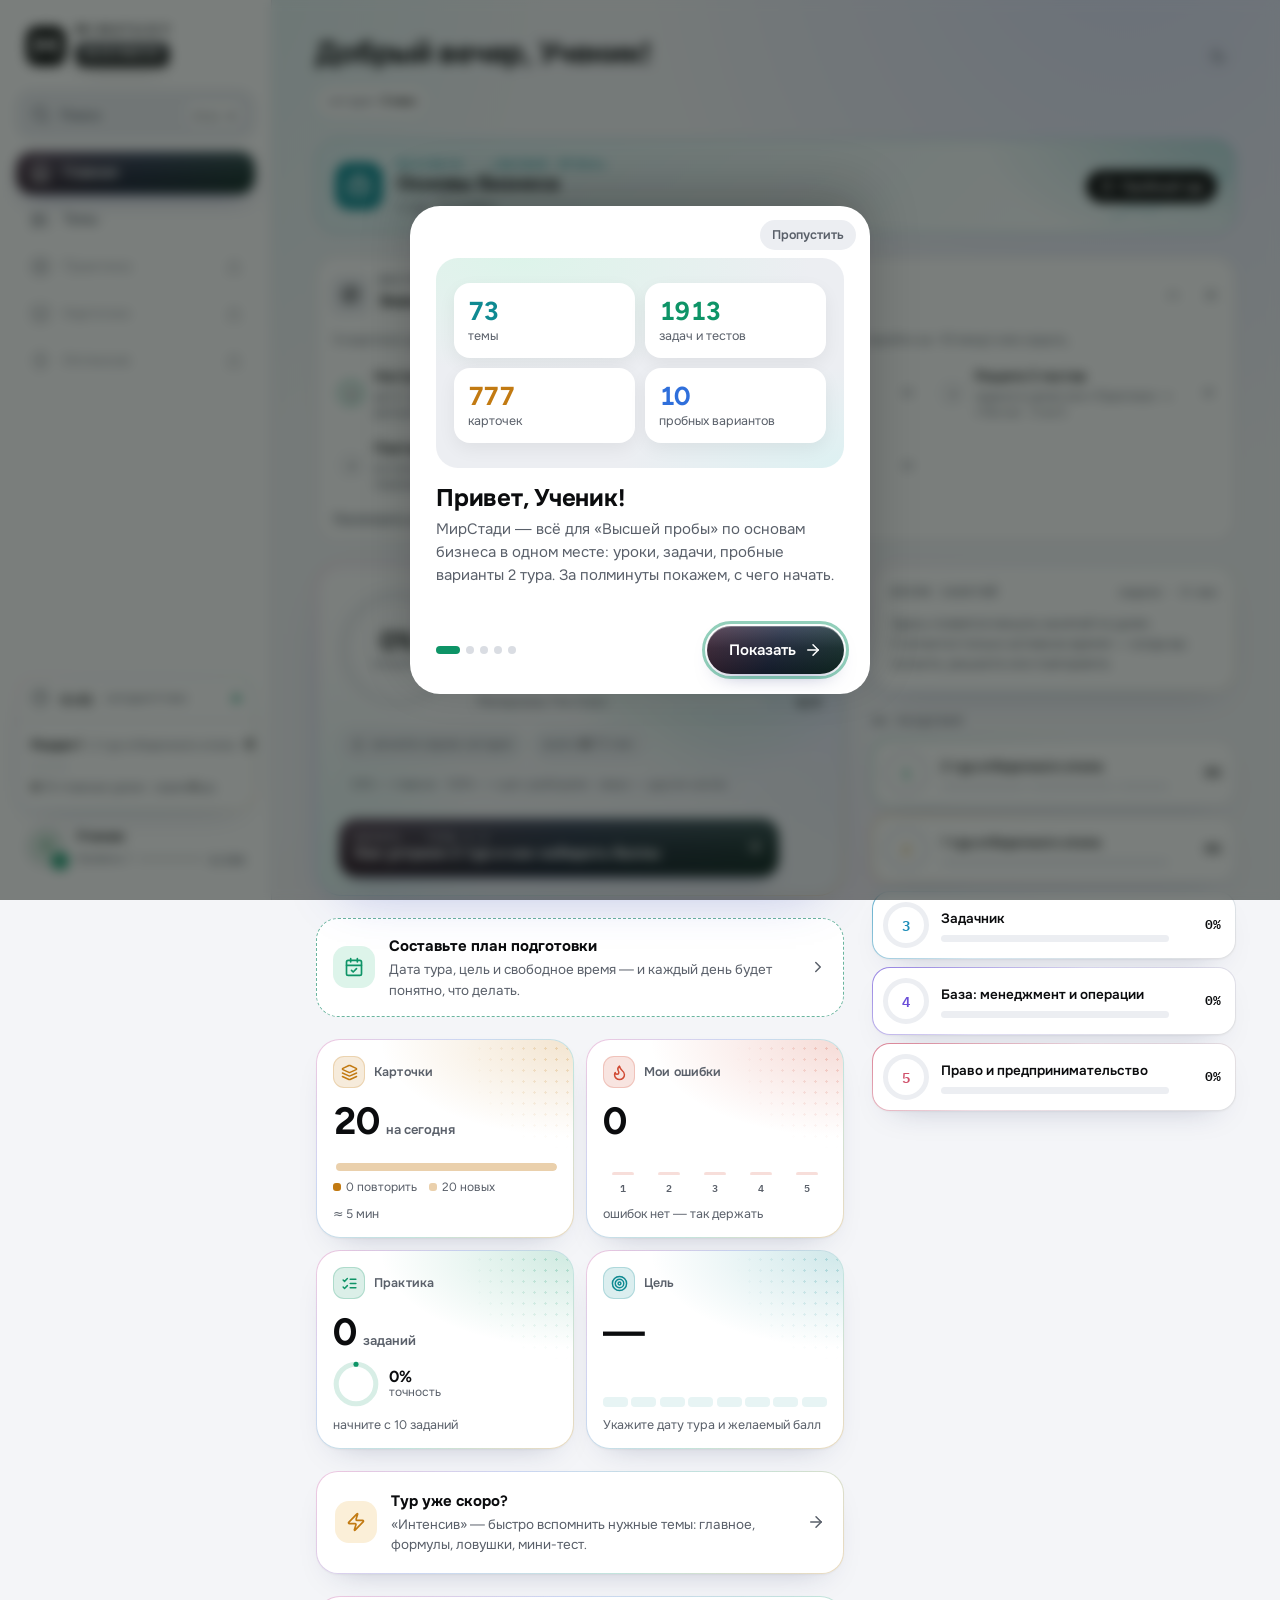
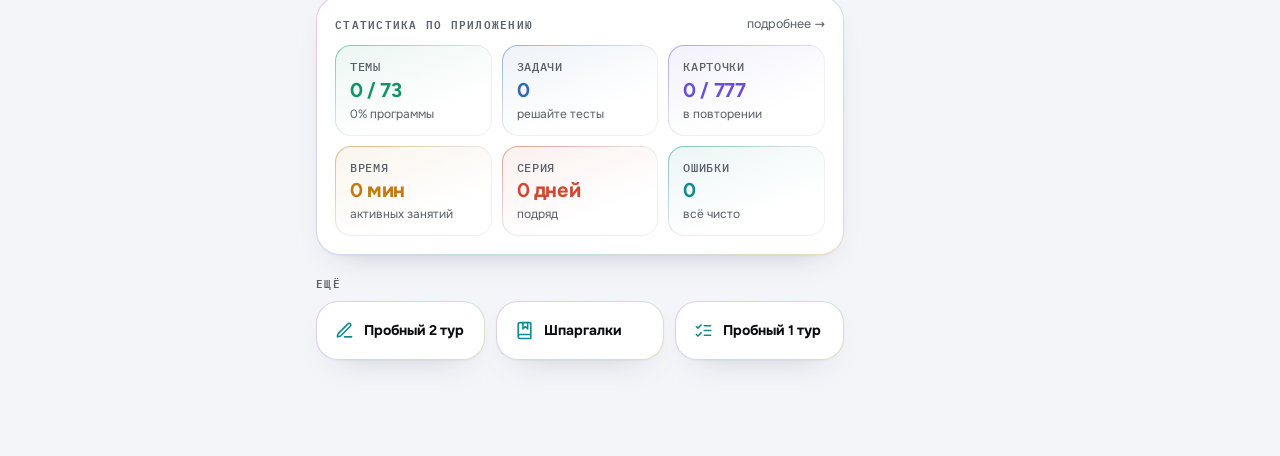
<file: index.html>
<!doctype html>
<html lang="ru" data-theme="light">
  <head>
    <meta charset="utf-8" />
    <meta name="copyright" content="© 2026 МирСтади. Все права защищены." />
    <meta name="robots" content="noai, noimageai" />
    <meta name="viewport" content="width=device-width, initial-scale=1, viewport-fit=cover" />
    <meta name="theme-color" content="#FAFAF8" />
    <meta name="description" content="МирСтади · Основы бизнеса — подготовка к олимпиаде «Высшая проба» по основам бизнеса: 10 главных уроков 2 тура, задачи с проверкой по правилам тура, пробные варианты, мини-эссе и карточки." />
    <link rel="icon" href="./favicon.svg" type="image/svg+xml" />
    <link rel="manifest" href="./manifest.webmanifest" />
    <link rel="apple-touch-icon" href="./icons/apple-touch-icon.png" />
    <meta name="apple-mobile-web-app-capable" content="yes" />
    <meta name="mobile-web-app-capable" content="yes" />
    <meta name="apple-mobile-web-app-title" content="МирСтади Бизнес" />
    <meta name="apple-mobile-web-app-status-bar-style" content="default" />
    <title>МирСтади · Основы бизнеса</title>
    <script>
      // Свой «ящик» в памяти браузера: сайт обществознания и этот сайт живут на одном домене
      // (emir-html.github.io) и в одном окне Telegram, поэтому все ключи localStorage получают приставку «biz|».
      (function () {
        try {
          var P = Storage.prototype, LS = window.localStorage, X = "biz|";
          var g = P.getItem, s = P.setItem, r = P.removeItem;
          P.getItem = function (k) { return g.call(this, this === LS ? X + k : k); };
          P.setItem = function (k, v) { return s.call(this, this === LS ? X + k : k, v); };
          P.removeItem = function (k) { return r.call(this, this === LS ? X + k : k); };
        } catch (e) {}
      })();
    </script>
    <script>
      // Открыто как мини-приложение Telegram? Тогда подключаем его официальный скрипт (лежит рядом,
      // без обращения к telegram.org) — до запуска приложения, чтобы данные Telegram были готовы сразу.
      (function () {
        var tg = false;
        try {
          tg = /tgWebApp/.test(location.hash + location.search) ||
            !!sessionStorage.getItem("__telegram__initParams") || !!window.TelegramWebviewProxy;
        } catch (e) {}
        if (tg) document.write('<script src="./tg-web-app.js"><\/script>');
      })();
    </script>
    <script>
      // тема до загрузки приложения — чтобы не было «вспышки» светлого фона
      try {
        var t = localStorage.getItem("ms:theme") || "auto";
        var tgs = window.Telegram && window.Telegram.WebApp && window.Telegram.WebApp.initData && window.Telegram.WebApp.colorScheme;
        var dark = t === "dark" || (t === "auto" && (tgs ? tgs === "dark" : window.matchMedia("(prefers-color-scheme: dark)").matches));
        document.documentElement.setAttribute("data-theme", dark ? "dark" : "light");
      } catch (e) {}
    </script>
    <script type="module" crossorigin src="./assets/index-ed08b2f9.js"></script>
    <link rel="stylesheet" crossorigin href="./assets/index-e3b0f311.css">
  </head>
  <body>
<!--splash-->
<style>
#ms-splash{position:fixed;inset:0;z-index:2147483000;overflow:hidden;pointer-events:auto;--H:clamp(58px,min(18vw,16vh),150px);
  --sp-bg:#F2F3F5;--sp-glow:rgba(0,0,0,.07);--sp-blob:rgba(120,128,140,.30);
  --liq1:radial-gradient(circle at 34% 28%,#5A5F68 0,#1A1C20 45%,#000 80%);--liq2:linear-gradient(180deg,#E4E7EB 0%,#B9BFC8 55%,#8D939C 100%);
  --beam:linear-gradient(90deg,rgba(40,44,50,0),rgba(40,44,50,.35) 60%,rgba(20,22,26,.75))}
:root[data-theme=dark] #ms-splash{--sp-bg:#000;--sp-glow:rgba(255,255,255,.11);--sp-blob:rgba(200,206,214,.20);
  --liq1:radial-gradient(circle at 34% 28%,#8A9099 0,#2A2D33 42%,#0A0A0A 82%);--liq2:linear-gradient(180deg,#FFF 0%,#E6E9ED 45%,#B4BAC3 100%);
  --beam:linear-gradient(90deg,rgba(255,255,255,0),rgba(214,219,226,.38) 55%,rgba(255,255,255,.85))}
#ms-splash .mss-back{position:absolute;inset:0;background:radial-gradient(70% 55% at 50% 48%,var(--sp-glow),transparent 75%),var(--sp-bg)}
#ms-splash .mss-back::after{content:"";position:absolute;inset:0;opacity:.05;background-image:url("data:image/svg+xml,%3Csvg xmlns='http://www.w3.org/2000/svg' width='160' height='160'%3E%3Cfilter id='n'%3E%3CfeTurbulence type='fractalNoise' baseFrequency='.9' numOctaves='2' stitchTiles='stitch'/%3E%3CfeColorMatrix values='0 0 0 0 .5 0 0 0 0 .5 0 0 0 0 .5 0 0 0 .55 0'/%3E%3C/filter%3E%3Crect width='160' height='160' filter='url(%23n)'/%3E%3C/svg%3E");background-size:160px 160px}
#ms-splash .mss-ring{position:absolute;left:0;top:0;border-radius:50%;border:1.5px solid rgba(10,10,12,.45);opacity:0;pointer-events:none}
:root[data-theme=dark] #ms-splash .mss-ring{border-color:rgba(255,255,255,.75)}
#ms-splash .mss-fx{position:absolute;left:0;top:0;width:100%;height:100%;pointer-events:none;display:block}
#ms-splash .mss-goo{position:absolute;pointer-events:none}
#ms-splash .mss-goo canvas{position:absolute;left:0;top:0;width:100%;height:100%}
#ms-splash .mss-g,#ms-splash .mss-bar{position:absolute;left:0;top:0;visibility:hidden}
#ms-splash .mss-bar{transform-origin:0 50%}
#ms-splash .mss-world{position:absolute;inset:0}
#ms-splash .mss-stage{position:absolute;inset:0;display:grid;place-items:center}
#ms-splash .mss-grp{position:relative;display:flex;align-items:center;gap:calc(var(--H)*.3)}
#ms-splash .mss-ic{position:relative;z-index:3;width:var(--H);height:var(--H);flex:none}
#ms-splash .mss-ic svg{position:relative;width:100%;height:100%;display:block;opacity:0;overflow:visible}
#ms-splash .mss-orb{position:absolute;left:0;top:0;z-index:5;border-radius:50%;overflow:hidden;opacity:0;pointer-events:none;
  -webkit-clip-path:circle(50% at 50% 50%);clip-path:circle(50% at 50% 50%);-webkit-mask-image:-webkit-radial-gradient(white,black);isolation:isolate;
  background:radial-gradient(circle at 50% 45%,#16171A 0,#060607 55%,#000 80%)}
#ms-splash .mss-swirl{position:absolute;inset:-12%;border-radius:50%;animation:mss-spin 1.1s linear infinite;
  background:radial-gradient(circle at 30% 30%,#FFF 0,rgba(255,255,255,.55) 9%,rgba(255,255,255,0) 24%),radial-gradient(circle at 72% 64%,rgba(220,224,230,.5) 0,rgba(220,224,230,0) 20%),radial-gradient(circle at 46% 54%,#000 0,#000 30%,rgba(0,0,0,0) 64%),radial-gradient(circle at 70% 30%,#2A2D33 0,rgba(42,45,51,0) 36%),#050506}
#ms-splash .mss-swirl::after{content:"";position:absolute;inset:10%;border-radius:50%;animation:mss-spin 1.6s linear infinite reverse;
  background:radial-gradient(circle at 64% 24%,rgba(255,255,255,.7) 0,rgba(255,255,255,0) 18%),radial-gradient(circle at 26% 70%,rgba(255,255,255,.28) 0,rgba(255,255,255,0) 16%),radial-gradient(circle at 50% 50%,rgba(0,0,0,.85) 0,rgba(0,0,0,0) 48%)}
#ms-splash .mss-hl{position:absolute;inset:0;border-radius:50%;background:radial-gradient(circle at 33% 27%,rgba(255,255,255,.95) 0,rgba(255,255,255,.6) 8%,rgba(255,255,255,0) 26%),radial-gradient(circle at 64% 80%,rgba(255,255,255,.25),rgba(255,255,255,0) 40%);
  box-shadow:inset 0 0 0 1px rgba(255,255,255,.32),inset 0 -6px 14px rgba(255,255,255,.14)}
/* светлая тема: тот же переливающийся шар, но жемчужный — больше белого, чёрное акцентами */
:root:not([data-theme=dark]) #ms-splash .mss-orb{background:radial-gradient(circle at 50% 45%,#FFF 0,#ECEEF1 55%,#C9CED6 85%)}
:root:not([data-theme=dark]) #ms-splash .mss-swirl{background:radial-gradient(circle at 30% 30%,#FFF 0,rgba(255,255,255,0) 30%),radial-gradient(circle at 70% 66%,rgba(10,10,12,.85) 0,rgba(10,10,12,0) 20%),radial-gradient(circle at 46% 54%,#F4F5F7 0,#E4E7EB 34%,rgba(228,231,235,0) 66%),radial-gradient(circle at 72% 30%,#9AA0A8 0,rgba(154,160,168,0) 30%),#DADEE3}
:root:not([data-theme=dark]) #ms-splash .mss-swirl::after{background:radial-gradient(circle at 62% 24%,rgba(255,255,255,.95) 0,rgba(255,255,255,0) 20%),radial-gradient(circle at 28% 70%,rgba(0,0,0,.55) 0,rgba(0,0,0,0) 15%),radial-gradient(circle at 50% 50%,rgba(255,255,255,.6) 0,rgba(255,255,255,0) 46%)}
:root:not([data-theme=dark]) #ms-splash .mss-hl{box-shadow:inset 0 0 0 1px rgba(0,0,0,.12),inset 0 -8px 16px rgba(0,0,0,.12)}
@keyframes mss-spin{to{transform:rotate(360deg)}}
#ms-splash .mss-lock{--h:var(--H)!important}
#ms-splash .mss-lock .brand-mir{background:none!important;-webkit-text-fill-color:var(--bw-t1)!important;color:var(--bw-t1)!important;animation:none!important}
#ms-splash .mss-lock .brand-biz,#ms-splash .mss-lock .brand-mir i{opacity:0}
#ms-splash .mss-lock .brand-biz::after{animation:none!important;left:-60%}
#ms-splash .mss-lock .brand-biz.mss-shine::after{animation:bw-sheen-h .8s cubic-bezier(.22,.61,.36,1) 1 both!important}
#ms-splash .mss-lock .brand-biz.mss-shine2::after{animation:bw-sheen-h 1.3s cubic-bezier(.37,0,.63,1) 1 both!important}
#ms-splash{--mss-g1:#7E8896;--mss-g2:#C9D0DA}
:root[data-theme=dark] #ms-splash{--mss-g1:#A9B8FF;--mss-g2:#FFD6F2}
#ms-splash .mss-lock.mss-glint .brand-mir i{background-image:linear-gradient(100deg,var(--bw-t1) 0%,var(--bw-t1) 35%,var(--mss-g1) 44%,var(--mss-g2) 50%,var(--mss-g1) 56%,var(--bw-t1) 65%,var(--bw-t1) 100%)!important;background-size:300% 100%!important;background-position:100% 0;-webkit-background-clip:text!important;background-clip:text!important;-webkit-text-fill-color:transparent!important;color:transparent!important}
html.mss-on .sidebar .logo>*,html.mss-on .topbar a.row>svg,html.mss-on .topbar a.row>.brand{visibility:hidden}
</style>
<div id="ms-splash" aria-hidden="true">
  <div class="mss-back"></div>
  <canvas class="mss-fx"></canvas>
  <div class="mss-world">
    <div class="mss-ring"></div><div class="mss-ring"></div>
    <div class="mss-goo mss-goo1"></div>
    <div class="mss-goo mss-goo2"></div>
    <div class="mss-stage"><div class="mss-grp">
      <div class="mss-ic"><svg viewBox="0 0 64 64"><rect x="0.75" y="0.75" width="62.5" height="62.5" rx="17.5" fill="#0A0A0A" stroke="var(--logo-edge, #0A0A0A)" stroke-width="1.5"/><path d="M18 45V19l14 16 14-16v26" fill="none" stroke="#FFFFFF" stroke-width="6" stroke-linecap="round" stroke-linejoin="round"/></svg></div>
      <span class="bw-lock mss-lock"><span class="brand-mir"><i>M</i><i>I</i><i>R</i><i>S</i><i>T</i><i>U</i><i>D</i><i>Y</i></span><span class="brand-biz"><i>B</i><i>U</i><i>S</i><i>I</i><i>N</i><i>E</i><i>S</i><i>S</i></span></span>
    </div></div>
  </div>
  <div class="mss-orb"><div class="mss-swirl"></div><div class="mss-hl"></div></div>
  <div class="mss-goo mss-goo1 mss-goo3"></div>
</div>
<script>
(function () {
  var el = document.getElementById("ms-splash"), root = document.documentElement;
  if (!el) return;
  var skip = false, S = 1;
  try { var m = /[?&]spslow=(\d+)/.exec(location.search); if (m) S = +m[1]; } catch (e) {}
  try { if (sessionStorage.getItem("biz:splash") && S === 1) skip = true; sessionStorage.setItem("biz:splash", "1"); } catch (e) {}
  try { if (matchMedia("(prefers-reduced-motion: reduce)").matches) skip = true; } catch (e) {}
  if (!el.animate) skip = true;
  if (skip) { el.parentNode.removeChild(el); return; }
  root.classList.add("mss-on");
  var $ = function (s) { return el.querySelector(s); }, $$ = function (s) { return [].slice.call(el.querySelectorAll(s)); };
  var ic = $(".mss-ic"), svg = $(".mss-ic svg"), mPath = $(".mss-ic path"), back = $(".mss-back"), world = $(".mss-world"),
      g1 = $(".mss-goo1"), g2 = $(".mss-goo2"), orb = $(".mss-orb"), swirl = $(".mss-swirl"), g3 = $(".mss-goo3"), chip = $(".brand-biz"),
      mirL = $$(".brand-mir i"), bizL = $$(".brand-biz i");
  if (S !== 1) { swirl.style.animationDuration = (0.9 * S) + "s"; el.style.setProperty("--mss-slow", S); }
  var SPRING = "cubic-bezier(.34,1.56,.64,1)", BOUNCE = "cubic-bezier(.3,1.75,.5,1)", SOFT = "cubic-bezier(.45,0,.2,1)";
  var A = function (n, k, o) { o.fill = o.fill || "both"; o.duration *= S; o.delay = (o.delay || 0) * S; return n.animate(k, o); };
  var later = function (f, t) { return setTimeout(f, t * S); };
  var rnd = function (a, b) { return a + Math.random() * (b - a); };
  var done = false;
  function finish() {
    if (done) return; done = true;
    root.classList.remove("mss-on");
    requestAnimationFrame(function () { if (el.parentNode) el.parentNode.removeChild(el); });
  }
  var ROOT = { ox: 0, oy: 0 };
  function T(box, x, y, s, extra) { return "translate(" + (x - box.ox) + "px," + (y - box.oy) + "px) scale(" + (s == null ? 1 : s) + ")" + (extra || ""); }
  function setBox(box, l, t, w, h) { box.ox = l; box.oy = t; box.style.left = l + "px"; box.style.top = t + "px"; box.style.width = w + "px"; box.style.height = h + "px"; }
  function blob(box, d, cls) {
    var b = document.createElement("i"); b.className = "mss-g" + (cls ? " " + cls : "");
    b.style.width = b.style.height = d + "px"; b.style.marginLeft = b.style.marginTop = (-d / 2) + "px";
    b.style.transform = "scale(0)"; box.appendChild(b); return b;
  }
  var ctr = function (r) { return [r.left + r.width / 2, r.top + r.height / 2]; };
  // плотные ключевые кадры по физической формуле — анимация идёт без «ступенек»
  function frames(dur, n, f) { var k = []; for (var i = 0; i <= n; i++) { var o = f(i / n * dur, i / n); o.offset = i / n; k.push(o); } return k; }
  // струя: голова летит по кривой, хвост повторяет путь с отставанием, пересчёт каждый кадр
  function snake(box, path, rad, dur, lag, n, delay, cls, taper, byHead) {
    taper = taper == null ? .55 : taper;
    var segs = [], d = 64;
    for (var i = 0; i < n; i++) segs.push(blob(box, d, cls));
    var D = dur * S, L = lag * S;
    later(function () {
      var t0 = performance.now();
      (function frame(now) {
        var t = now - t0;
        for (var i = 0; i < n; i++) {
          var ti = (t - i * L / n) / D, c = Math.max(0, Math.min(1, ti)), p = path(c);
          var r = ti <= 0 || (i > 0 && ti >= 1) ? 0 : rad(byHead ? Math.max(0, Math.min(1, t / D)) : c) * (1 - taper * i / n);
          segs[i].style.transform = T(box, p[0], p[1], 2 * r / d);
        }
        if (t < D + L) requestAnimationFrame(frame);
        else for (var k = 1; k < n; k++) segs[k].remove();
      })(t0);
    }, delay);
    return segs[0];
  }

  // ── Жидкость рисует видеокарта (WebGL2) на ОДНОМ холсте во весь экран: поле «метаболов» + глянец, блик, ободок.
  // Без SVG-фильтров и без трансформаций холста — поэтому нет «квадратиков» и рывков ни на iOS, ни на Android.
  var FS = "#version 300 es\nprecision highp float;uniform sampler2D uT;uniform int uN;uniform float uSc,uH,uDark;uniform vec2 uSh;uniform vec4 uCap;uniform vec2 uCapC;out vec4 o;" +
    "vec4 sh(float F,vec2 G,float C,float O){const float TH=.5625;if(F<TH*.5)return vec4(0.);float g=length(G)+1e-5;float w=max(.01,g*.7/uSc);float al=smoothstep(TH-w,TH+w,F);if(al<=0.)return vec4(0.);" +
    "float l=C/F,op=O/F,ed=clamp(1.-(F-TH)/.75,0.,1.);ed=ed*ed*(3.-2.*ed);vec2 n2=-G/g*ed*.93;float nz=sqrt(max(0.,1.-dot(n2,n2)));vec3 n=vec3(n2,nz);" +
    "vec3 L=normalize(vec3(-.45,-.62,.64));vec3 Hh=normalize(L+vec3(0.,0.,1.));float ndl=dot(n,L);float sp=pow(max(dot(n,Hh),0.),30.);float rim=(1.-nz);rim*=rim;" +
    "float v=(8.+240.*l)*(.8+.22*ndl)/255.;float rs=uDark>.5?.9-.55*l:.34;float rc=uDark>.5?1.:mix(.16,.5,l);v=v*(1.-rim*rs)+rc*rim*rs+sp*(uDark>.5?.94:.8);v=clamp(v,0.,1.);" +
    "float A=al*op;return vec4(clamp(vec3(v-.008,v-.004,v+.008),0.,1.)*A,A);}" +
    "void main(){vec2 p=vec2(gl_FragCoord.x,uH-gl_FragCoord.y)/uSc;float F1=0.,F2=0.,F3=0.,C1=0.,C2=0.,C3=0.,O1=0.,O2=0.,O3=0.;vec2 G1=vec2(0.),G2=vec2(0.),G3=vec2(0.);" +
    "for(int i=0;i<256;i++){if(i>=uN)break;vec4 a=texelFetch(uT,ivec2(i,0),0);vec4 b=texelFetch(uT,ivec2(i,1),0);float ly=texelFetch(uT,ivec2(i,2),0).x;" +
    "vec2 d=(ly<2.5?p-uSh:p)-a.xy;vec2 q=vec2(b.x*d.x+b.y*d.y,b.z*d.x+b.w*d.y);float r2=dot(q,q);if(r2<4.){float t=1.-.25*r2;float k=t*t;vec2 gg=-t*(q.x*b.xy+q.y*b.zw);" +
    "if(ly<1.5){F1+=k;C1+=k*a.z;O1+=k*a.w;G1+=gg;}else if(ly<2.5){F2+=k;C2+=k*a.z;O2+=k*a.w;G2+=gg;}else{F3+=k;C3+=k*a.z;O3+=k*a.w;G3+=gg;}}}" +
    "if(uCap.w>0.){vec2 pp=p-uSh;float px=clamp(pp.x,uCap.x,uCap.y);vec2 d=vec2(pp.x-px,pp.y-uCap.z)/uCap.w;float r2=dot(d,d);if(r2<4.){float t=1.-.25*r2;float k=t*t;F2+=k;C2+=k*uCapC.x;O2+=k*uCapC.y;G2-=t*d/uCap.w;}}" +
    "vec4 c=sh(F1,G1,C1,O1);vec4 c2=sh(F2,G2,C2,O2);c=c2+c*(1.-c2.a);vec4 c3=sh(F3,G3,C3,O3);o=c3+c*(1.-c3.a);}";
  var VS = "#version 300 es\nin vec2 a;void main(){gl_Position=vec4(a,0.,1.);}";
  var SCMAX = 3, slow = 0, lastT = 0, cv = $(".mss-fx"), gl = null, U = {}, BUF = new Float32Array(256 * 3 * 4), CW = 0, CH = 0, CSC = 1, drew = false, flightCol = 0;
  function glInit() {
    try {
      gl = cv.getContext("webgl2", { premultipliedAlpha: true, alpha: true, antialias: false, depth: false, stencil: false, preserveDrawingBuffer: false, failIfMajorPerformanceCaveat: S === 1 });
      if (!gl) return false;
      var sh = function (t, src) { var x = gl.createShader(t); gl.shaderSource(x, src); gl.compileShader(x); if (!gl.getShaderParameter(x, gl.COMPILE_STATUS)) throw gl.getShaderInfoLog(x); return x; };
      var pr = gl.createProgram(); gl.attachShader(pr, sh(gl.VERTEX_SHADER, VS)); gl.attachShader(pr, sh(gl.FRAGMENT_SHADER, FS)); gl.linkProgram(pr);
      if (!gl.getProgramParameter(pr, gl.LINK_STATUS)) throw "link";
      gl.useProgram(pr);
      var vb = gl.createBuffer(); gl.bindBuffer(gl.ARRAY_BUFFER, vb); gl.bufferData(gl.ARRAY_BUFFER, new Float32Array([-1, -1, 3, -1, -1, 3]), gl.STATIC_DRAW);
      var al = gl.getAttribLocation(pr, "a"); gl.enableVertexAttribArray(al); gl.vertexAttribPointer(al, 2, gl.FLOAT, false, 0, 0);
      var tx = gl.createTexture(); gl.activeTexture(gl.TEXTURE0); gl.bindTexture(gl.TEXTURE_2D, tx);
      gl.texParameteri(gl.TEXTURE_2D, gl.TEXTURE_MIN_FILTER, gl.NEAREST); gl.texParameteri(gl.TEXTURE_2D, gl.TEXTURE_MAG_FILTER, gl.NEAREST);
      gl.texParameteri(gl.TEXTURE_2D, gl.TEXTURE_WRAP_S, gl.CLAMP_TO_EDGE); gl.texParameteri(gl.TEXTURE_2D, gl.TEXTURE_WRAP_T, gl.CLAMP_TO_EDGE);
      gl.texImage2D(gl.TEXTURE_2D, 0, gl.RGBA32F, 256, 3, 0, gl.RGBA, gl.FLOAT, null);
      ["uT", "uN", "uSc", "uH", "uDark", "uSh", "uCap", "uCapC"].forEach(function (n) { U[n] = gl.getUniformLocation(pr, n); });
      gl.uniform1i(U.uT, 0); gl.clearColor(0, 0, 0, 0);
      if (gl.getError() !== gl.NO_ERROR) throw "gl";
      cv.addEventListener("webglcontextlost", function (e) { e.preventDefault(); finish(); });
      fit(); return true;
    } catch (e) { gl = null; return false; }
  }
  function fit() {
    CSC = Math.min(SCMAX, window.devicePixelRatio || 1);
    var w = Math.max(1, Math.round(innerWidth * CSC)), h = Math.max(1, Math.round(innerHeight * CSC));
    if (w === CW && h === CH) return;
    cv.width = CW = w; cv.height = CH = h; drew = true;
  }
  var MRE = /matrix\(([^)]+)\)/;
  function draw() {
    fit();
    var n = 0, cap = null, bx = [1e9, 1e9, -1e9, -1e9], shx = 0, shy = 0, DARK = root.getAttribute("data-theme") === "dark";
    var wm = MRE.exec(getComputedStyle(world).transform); if (wm) { var wv = wm[1].split(","); shx = +wv[4]; shy = +wv[5]; }
    var grow = function (x, y, r) { if (x - r < bx[0]) bx[0] = x - r; if (y - r < bx[1]) bx[1] = y - r; if (x + r > bx[2]) bx[2] = x + r; if (y + r > bx[3]) bx[3] = y + r; };
    var boxes = [[g1, 1], [g2, 2], [g3, 3]];
    for (var bi = 0; bi < 3; bi++) {
      var box = boxes[bi][0], ly = boxes[bi][1], bop = +getComputedStyle(box).opacity; if (!(bop > .01)) continue;
      var sx = ly < 3 ? shx : 0, sy = ly < 3 ? shy : 0, els = box.querySelectorAll(".mss-g,.mss-bar");
      for (var k = 0; k < els.length && n < 256; k++) {
        var e = els[k]; if (e.style.transform === "scale(0)" && !(e.getAnimations && e.getAnimations().length)) continue;
        var cs = getComputedStyle(e), op = +cs.opacity * bop; if (!(op > .01)) continue;
        var mm = MRE.exec(cs.transform); if (!mm) continue; var M = mm[1].split(",").map(Number);
        var col = ly === 3 ? (DARK ? 0 : flightCol) : (ly === 1 || e.classList.contains("k") ? 0 : 1);
        if (e.classList.contains("mss-bar")) {
          var bw = e.offsetWidth, bh = e.offsetHeight, rr = bh * M[3] / 2; if (rr < .3) continue;
          var left = box.ox + e.offsetLeft, xa = left + rr; cap = [xa, Math.max(xa, left + bw * M[0] - rr), box.oy + e.offsetTop + bh / 2, rr, col, op];
          grow(cap[0] + sx, cap[2] + sy, 2 * rr); grow(cap[1] + sx, cap[2] + sy, 2 * rr); continue;
        }
        var a = M[0], b = M[1], c = M[2], d = M[3], det = a * d - b * c; if (Math.abs(det) < 1e-6) continue;
        var rad = (e._d || (e._d = e.offsetWidth)) / 2; if (rad * Math.sqrt(Math.abs(det)) < .15) continue;
        var px = box.ox + M[4], py = box.oy + M[5], o0 = n * 4, o1 = (256 + n) * 4, o2 = (512 + n) * 4;
        BUF[o0] = px; BUF[o0 + 1] = py; BUF[o0 + 2] = col; BUF[o0 + 3] = op;
        BUF[o1] = d / det / rad; BUF[o1 + 1] = -c / det / rad; BUF[o1 + 2] = -b / det / rad; BUF[o1 + 3] = a / det / rad;
        BUF[o2] = ly;
        grow(px + sx, py + sy, 2 * rad * Math.max(Math.hypot(a, b), Math.hypot(c, d)) + 3);
        n++;
      }
    }
    if (!n && !cap && !drew) return;
    gl.viewport(0, 0, CW, CH); gl.disable(gl.SCISSOR_TEST); gl.clear(gl.COLOR_BUFFER_BIT); drew = !!(n || cap);
    if (!drew) return;
    var x0 = Math.max(0, Math.floor(bx[0] * CSC)), x1 = Math.min(CW, Math.ceil(bx[2] * CSC)), y0 = Math.max(0, Math.floor(bx[1] * CSC)), y1 = Math.min(CH, Math.ceil(bx[3] * CSC));
    if (x1 <= x0 || y1 <= y0) return;
    gl.enable(gl.SCISSOR_TEST); gl.scissor(x0, CH - y1, x1 - x0, y1 - y0);
    gl.texSubImage2D(gl.TEXTURE_2D, 0, 0, 0, 256, 3, gl.RGBA, gl.FLOAT, BUF);
    gl.uniform1i(U.uN, n); gl.uniform1f(U.uSc, CSC); gl.uniform1f(U.uH, CH); gl.uniform1f(U.uDark, DARK ? 1 : 0); gl.uniform2f(U.uSh, shx, shy);
    if (cap) { gl.uniform4f(U.uCap, cap[0], cap[1], cap[2], cap[3]); gl.uniform2f(U.uCapC, cap[4], cap[5]); } else gl.uniform4f(U.uCap, 0, 0, 0, 0);
    gl.drawArrays(gl.TRIANGLES, 0, 3);
  }
  function loop(now) {
    if (done) return;
    // слабая видеокарта: если кадры долгие — снижаем внутреннее разрешение, движение остаётся плавным
    if (lastT && S === 1) { slow = now - lastT > 24 ? slow + 1 : 0; if (slow >= 4 && SCMAX > 1) { SCMAX = Math.max(1, Math.min(SCMAX, window.devicePixelRatio || 1) * .72); slow = 0; } }
    lastT = now;
    try { draw(); } catch (e) { finish(); return; } requestAnimationFrame(loop);
  }
  // свернули Telegram/вкладку посреди заставки — сразу показываем сайт
  document.addEventListener("visibilitychange", function () { if (document.hidden && !done) finish(); });
  // нет WebGL2 (старые iOS) или графика программная — заставку не показываем, сразу сайт
  if (!glInit()) { finish(); return; }
  function rectOf(n) {
    if (!n) return null;
    var r = n.getBoundingClientRect(), cs = getComputedStyle(n);
    return r.width > 1 && r.height > 1 && cs.display !== "none" && r.right > 0 && r.left < innerWidth && r.bottom > 0 && r.top < innerHeight ? r : null;
  }
  function targets() {
    var a = document.querySelector(".sidebar .logo"), t = a && rectOf(a.querySelector("svg"));
    if (t) return { ic: t, lk: a.querySelector(".word"), icn: a.querySelector("svg") };
    var b = document.querySelector(".topbar a.row"); t = b && rectOf(b.querySelector("svg"));
    if (t) return { ic: t, lk: b.querySelector(".brand"), icn: b.querySelector("svg") };
    return null;
  }
  var H, cx, cy, OD, L3;

  // полёт: шар снова становится жидкой каплей — толстая голова, тонкий хвост — и садится на место значка
  function leave() {
    el.style.pointerEvents = "none";
    var t = targets();
    A(back, [{ opacity: 1 }, { opacity: 0 }], { duration: 460, delay: 80, easing: "ease-out" });
    if (!t) { A(orb, [{ transform: T(ROOT, cx, cy, 1), opacity: 1 }, { transform: T(ROOT, cx, cy, .2), opacity: 0 }], { duration: 360, easing: "ease-in", fill: "forwards" }).onfinish = finish; return; }
    var p0 = [cx, cy], p2 = ctr(t.ic), rT = t.ic.width / 2, r0 = Math.max(rT * .9, OD / 2 * .5);
    var p1 = [(p0[0] + p2[0]) / 2 + (p2[1] - p0[1]) * .16, (p0[1] + p2[1]) / 2 - Math.abs(p2[0] - p0[0]) * .2 - 16];
    var B = function (u) { var a = (1 - u) * (1 - u), b = 2 * u * (1 - u), c = u * u; return [a * p0[0] + b * p1[0] + c * p2[0], a * p0[1] + b * p1[1] + c * p2[1]]; };
    var ease = function (x) { return x < .5 ? 4 * x * x * x : 1 - Math.pow(-2 * x + 2, 3) / 2; };
    // слой только вокруг траектории — фильтр считает меньше пикселей, кадров больше
    var bx0 = Math.max(0, Math.min(p0[0], p1[0], p2[0]) - 70), by0 = Math.max(0, Math.min(p0[1], p1[1], p2[1]) - 70);
    setBox(g3, bx0, by0, Math.max(p0[0], p1[0], p2[0]) + 70 - bx0, Math.max(p0[1], p1[1], p2[1]) + 70 - by0);
    var FD = 440, LAG = 60;
    A(orb, [{ opacity: 1, transform: T(ROOT, cx, cy, 1) }, { opacity: 0, transform: T(ROOT, cx, cy, .5) }], { duration: 120, easing: "ease-in", fill: "forwards" });
    var tF = performance.now(); (function fc(now) { var x = Math.min(1, (now - tF) / (FD * S)); flightCol = .9 * (1 - x * x * (3 - 2 * x)); if (x < 1 && !done) requestAnimationFrame(fc); })(tF);
    snake(g3, function (c) { return B(ease(c)); }, function (c) { var u = ease(c); return r0 + (rT * .95 - r0) * u; }, FD, LAG, 24, 0, "k2", .9, true);
    later(function () {
      root.classList.remove("mss-on");
      try { t.icn.animate(frames(380, 48, function (tt) { var e = Math.exp(-tt / 90), c = Math.cos(2 * Math.PI * tt / 130); return { transform: "scale(" + (1 + .12 * e * c) + "," + (1 - .1 * e * c) + ")" }; }), { duration: 380 * S, easing: "linear" }); } catch (e) {}
      try { if (t.lk) t.lk.animate([{ clipPath: "inset(0 100% 0 0)", transform: "translateX(-6px)" }, { clipPath: "inset(0 0 0 0)", transform: "translateX(0)" }], { duration: 380 * S, easing: "cubic-bezier(.22,.8,.3,1)" }); } catch (e) {}
      A(g3, [{ opacity: 1 }, { opacity: 0 }], { duration: 170, delay: 30, easing: "ease-out", fill: "forwards" }).onfinish = finish;
    }, FD);
  }
  function waitApp(t0) {
    if (targets() || performance.now() - t0 > 6000) return leave();
    requestAnimationFrame(function () { waitApp(t0); });
  }

  function play() {
    // сцену фиксируем в пикселях: если Telegram меняет высоту окна во время анимации, надпись не уезжает от жидкости
    if (S !== 1) window.__mssStart = performance.now();
    var stg = $(".mss-stage"); stg.style.right = stg.style.bottom = "auto"; stg.style.width = innerWidth + "px"; stg.style.height = innerHeight + "px";
    H = ic.offsetWidth;
    var W = innerWidth, g = $(".mss-grp").getBoundingClientRect();
    cx = g.left + g.width / 2; cy = g.top + g.height / 2;
    var icX = g.left + H / 2, R1 = H * .56, s1 = 2 * R1 / 64;
    var mirC = mirL.map(function (n) { return ctr(n.getBoundingClientRect()); }), mh = mirL[0].getBoundingClientRect().height;
    var cr = chip.getBoundingClientRect(), cc = ctr(cr);
    var w1 = Math.min(W, W * .45 + 2 * H + 160);
    setBox(g1, Math.max(0, icX - w1 / 2), 0, w1, cy + H * 1.7);
    setBox(g2, 0, cy - H * 1.35, W, H * 2.7);
    requestAnimationFrame(loop);
    OD = H * 1.12; orb.style.width = orb.style.height = OD + "px"; orb.style.marginLeft = orb.style.marginTop = (-OD / 2) + "px";

    // 1. чёрная капля падает с ускорением (как под тяжестью), чуть изгибаясь — не плывёт, а летит
    var hit = 420;
    var side = Math.random() < .5 ? -1 : 1, sx = icX + side * W * rnd(.07, .13), sy = -40, dx = icX - sx, dy = cy - sy,
        len = Math.hypot(dx, dy), nx = -dy / len, ny = dx / len, AMP = Math.min(46, W * .065), ph = rnd(0, 6.28), f1 = rnd(1.1, 1.5), f2 = rnd(2.3, 3);
    var head = snake(g1, function (t) {
      var u = Math.pow(t, 1.55), env = Math.pow(1 - u, 1.2) * Math.min(1, u * 6);
      var w = (AMP * Math.sin(6.283 * f1 * u + ph) + AMP * .4 * Math.sin(6.283 * f2 * u + ph * 1.7)) * env;
      return [sx + dx * u + nx * w, sy + dy * u + ny * w];
    }, function (t) { return 4 + (R1 - 4) * Math.pow(t, 1.9); }, hit, 150, 72, 0);

    // 2. навстречу — белая капля слева на полной скорости; встречаются в одну и ту же секунду
    var WD = 340, tc = .56, ws = hit - tc * WD, x0 = -80, xc = icX - R1 * .85, xEnd = cr.left + cr.height * .5;
    var y0 = cy + rnd(-.06, .06) * innerHeight, R2 = H * .3;
    var v = 2.1 * (xc - x0) / tc, dx2 = xEnd - xc, kk = Math.max(1.2, Math.min(5, v * (1 - tc) / dx2));
    var wx = function (t) { if (t < tc) return x0 + (xc - x0) * Math.pow(t / tc, 2.1); var s = (t - tc) / (1 - tc); return xc + dx2 * (1 - Math.pow(1 - s, kk)); };
    var wyf = function (t) { if (t < tc) { var u = t / tc; return y0 + (cy - y0) * (1 - Math.pow(1 - u, 2)); } var s = (t - tc) / (1 - tc); return cy + (cc[1] - cy) * (1 - Math.pow(1 - s, 2)); };
    var whead = snake(g2, function (t) { return [wx(t), wyf(t)]; }, function (t) { return 3 + (R2 - 3) * Math.min(1, t * 1.7); }, WD, 120, 48, ws, "", .82);
    var tex = tc;
    for (var j = 0; j <= 200; j++) { if (wx(tc + (1 - tc) * j / 200) >= icX + R1 * .75) { tex = tc + (1 - tc) * j / 200; break; } }
    var exitT = ws + tex * WD, cx0 = icX - R1 * .8;
    // удар: сжатие, отдача вправо-вниз (капля ещё летела вниз), затухающие колебания и мелкая дрожь
    var jig = function (tt) {
      var e = Math.exp(-tt / 160), c = Math.cos(2 * Math.PI * tt / 95), ph1 = (tt / 40) * Math.exp(1 - tt / 40);
      return { e: e, sx: 1 - .42 * e * c, sy: 1 + .32 * e * c, tx: R1 * .32 * ph1 + 6 * e * Math.sin(2 * Math.PI * tt / 34), ty: R1 * .16 * ph1 + 4 * e * Math.cos(2 * Math.PI * tt / 42), rot: 11 * e * Math.sin(2 * Math.PI * tt / 130) };
    };
    A(head, frames(640, 140, function (tt) { var j = jig(tt);
      return { transform: T(g1, icX, cy, s1, " translate(" + (j.tx / s1) + "px," + (j.ty / s1) + "px) rotate(" + j.rot + "deg) scale(" + j.sx + "," + j.sy + ")") };
    }), { duration: 640, delay: hit, easing: "linear", fill: "forwards" });
    // сотрясение всей сцены
    A(world, frames(420, 84, function (tt) { var e = Math.exp(-tt / 110); return { transform: "translate(" + (12 * e * Math.sin(2 * Math.PI * tt / 48)) + "px," + (7 * e * Math.cos(2 * Math.PI * tt / 61)) + "px)" }; }),
      { duration: 420, delay: hit, easing: "linear", fill: "forwards" });
    // ударная волна: два тонких кольца от точки столкновения
    $$(".mss-ring").forEach(function (r, i) {
      var d = R1 * 2; r.style.width = r.style.height = d + "px"; r.style.marginLeft = r.style.marginTop = (-d / 2) + "px";
      A(r, [{ opacity: .9, transform: "translate(" + cx0 + "px," + cy + "px) scale(.25)" }, { opacity: 0, transform: "translate(" + cx0 + "px," + cy + "px) scale(" + (2.6 + i * 1.3) + ")" }],
        { duration: 420 + i * 140, delay: hit + i * 55, easing: "cubic-bezier(.1,.7,.3,1)", fill: "forwards" });
    });
    // брызги: полёт с сопротивлением воздуха и гравитацией, капли тают к концу
    function spray(box, n, x0, y0, a0, spread, v0, v1, d0, d1, delay) {
      for (var i = 0; i < n; i++) (function () {
        var b = blob(box, 64), a = a0 + rnd(-spread, spread), sp = rnd(v0, v1), life = rnd(300, 520), d = rnd(d0, d1) / 64, tau = rnd(120, 210), gr = .0012;
        A(b, frames(life, 48, function (tt, p) {
          var k = tau * (1 - Math.exp(-tt / tau)), x = x0 + Math.cos(a) * sp * k, y = y0 + Math.sin(a) * sp * k + .5 * gr * tt * tt;
          return { transform: T(box, x, y, d * Math.min(1, p / .06) * (1 - Math.pow(p, 2.2))) };
        }), { duration: life, delay: delay + rnd(0, 24), easing: "linear", fill: "forwards" });
      })();
    }
    spray(g2, 14, cx0, cy, Math.PI, 1.25, .45, 1.3, H * .07, H * .18, hit);          // белое — отскок назад, вверх и вниз
    spray(g1, 12, icX, cy, 0, Math.PI, .4, 1.05, H * .07, H * .17, hit + 8);           // чёрное — во все стороны
    spray(g2, 16, icX + R1 * .8, cy, 0, .95, .8, 1.9, H * .06, H * .16, exitT);        // белый веер из разрыва справа
    spray(g1, 8, icX + R1 * .7, cy, 0, 1.1, .6, 1.4, H * .06, H * .15, exitT - 10);    // чёрные осколки из разрыва
    // 3. чёрная капля становится значком (колебание продолжается уже на значке)
    var icT = hit + 240, dT = icT - hit;
    A(head, [{ transform: T(g1, icX, cy, s1), opacity: 1 }, { transform: T(g1, icX, cy, H * .9 / 64), opacity: 0 }], { duration: 200, delay: icT, easing: SOFT, fill: "forwards" });
    A(svg, frames(640, 128, function (tt, p) {
      var j = jig(tt + dT), big = 1 + .14 * Math.exp(-tt / 90);
      return { opacity: Math.min(1, p * 5), transform: "translate(" + j.tx * .5 + "px," + j.ty + "px) rotate(" + j.rot * .6 + "deg) scale(" + big * j.sx + "," + big * j.sy + ")" };
    }), { duration: 640, delay: icT, easing: "linear" });
    var Lp = 0; try { Lp = mPath.getTotalLength(); } catch (e) {} if (!Lp) Lp = 90;
    mPath.style.strokeDasharray = Lp;
    A(mPath, [{ strokeDashoffset: Lp, opacity: 0 }, { strokeDashoffset: Lp * .97, opacity: 1, offset: .04 }, { strokeDashoffset: 0, opacity: 1 }], { duration: 300, delay: icT + 110, easing: "cubic-bezier(.6,0,.3,1)" });

    // 4. белая жидкость разливается в плашку, буквы MIRSTUDY вылетают из неё каплями
    var barStart = ws + WD - 40, BD = 260;
    var bar = document.createElement("div"); bar.className = "mss-bar"; g2.appendChild(bar);
    bar.style.cssText = "left:" + (cr.left - g2.ox) + "px;top:" + (cr.top - g2.oy) + "px;width:" + cr.width + "px;height:" + cr.height + "px;border-radius:" + cr.height / 2 + "px;opacity:0";
    A(bar, [{ opacity: 1, transform: "scale(.14,.8)" }, { opacity: 1, transform: "scale(1.04,1.08)", offset: .72 }, { opacity: 1, transform: "scale(1,1)" }],
      { duration: BD, delay: barStart, easing: "cubic-bezier(.22,.9,.3,1)", fill: "forwards" });
    mirC.forEach(function (c, i) {
      var b = blob(g2, 64), dd = mh * 1.3 / 64, xs = icX + R1 * .75, ys = cy + rnd(-.2, .2) * R1, del = exitT + i * 26, dur = 300 + i * 14, peak = Math.min(ys, c[1]) - H * rnd(.3, .55);
      A(b, frames(dur, 48, function (tt, p) {
        var q = 1 - Math.pow(1 - p, 1.6), x = xs + (c[0] - xs) * q, y = (1 - q) * (1 - q) * ys + 2 * q * (1 - q) * peak + q * q * c[1];
        return { transform: T(g2, x, y, dd * (p < .1 ? .5 + 5 * p : p > .82 ? Math.max(0, 1 - (p - .82) / .18) : 1)) };
      }), { duration: dur, delay: del, easing: "linear", fill: "forwards" });
      A(mirL[i], [{ opacity: 0, transform: "scale(.3)", filter: "blur(3px)" }, { opacity: 1, transform: "scale(1)", filter: "blur(0)" }],
        { duration: 280, delay: del + dur * .8, easing: BOUNCE });
    });
    A(chip, [{ opacity: 0 }, { opacity: 1 }], { duration: 140, delay: barStart + BD - 20, easing: "ease-out" });
    A(bar, [{ opacity: 1 }, { opacity: 0 }], { duration: 140, delay: barStart + BD + 100, fill: "forwards" });
    A(whead, [{ opacity: 1 }, { opacity: 0 }], { duration: 120, delay: barStart + BD - 60, fill: "forwards" });
    bizL.forEach(function (n, i) {
      A(n, [{ opacity: 0, transform: "translateY(100%)" }, { opacity: 1, transform: "translateY(0)" }], { duration: 300, delay: barStart + BD - 40 + i * 22, easing: BOUNCE });
    });
    later(function () { chip.classList.add("mss-shine"); }, barStart + BD + 160);
    later(function () {
      // пока надпись держится — перелив по буквам, лёгкая волна и блик на плашке
      var lk = el.querySelector(".mss-lock"); lk.classList.add("mss-glint");
      mirL.forEach(function (n, i) {
        try { n.animate([{ backgroundPosition: "100% 0" }, { backgroundPosition: "0% 0" }], { duration: 1150 * S, delay: i * 55 * S, easing: "cubic-bezier(.37,0,.63,1)", fill: "both" }); } catch (e) {}
        try { n.animate([{ transform: "translateY(0)" }, { transform: "translateY(-5%)", offset: .25 }, { transform: "translateY(-8%)", offset: .5 }, { transform: "translateY(-5%)", offset: .75 }, { transform: "translateY(0)" }], { duration: 920 * S, delay: (80 + i * 55) * S, easing: "cubic-bezier(.37,0,.63,1)" }); } catch (e) {}
      });
      bizL.forEach(function (n, i) {
        try { n.animate([{ transform: "translateY(0)" }, { transform: "translateY(-7%)", offset: .25 }, { transform: "translateY(-11%)", offset: .5 }, { transform: "translateY(-7%)", offset: .75 }, { transform: "translateY(0)" }], { duration: 780 * S, delay: (340 + i * 45) * S, easing: "cubic-bezier(.37,0,.63,1)" }); } catch (e) {}
      });
      var gl = Math.round(H * .14);
      try { svg.animate([{ filter: "drop-shadow(0 0 0px rgba(170,190,255,0))" }, { filter: "drop-shadow(0 0 " + Math.round(gl * .6) + "px rgba(170,190,255,.35))", offset: .25 }, { filter: "drop-shadow(0 0 " + gl + "px rgba(170,190,255,.6))", offset: .5 }, { filter: "drop-shadow(0 0 " + Math.round(gl * .6) + "px rgba(170,190,255,.35))", offset: .75 }, { filter: "drop-shadow(0 0 0px rgba(170,190,255,0))" }], { duration: 1450 * S, easing: "cubic-bezier(.37,0,.63,1)" }); } catch (e) {}
      chip.classList.remove("mss-shine"); void chip.offsetWidth; chip.classList.add("mss-shine", "mss-shine2");
    }, barStart + BD + 420);
    later(function () { merge(icX, cr, mh); }, barStart + BD + 1960);
  }

  // 5. всё сливается в одну переливающуюся каплю
  function merge(icX, cr, mh) {
    var M = 380;
    A(g1, [{ opacity: 1 }, { opacity: 0 }], { duration: 60, fill: "forwards" });
    [].slice.call(g2.querySelectorAll(".mss-g,.mss-bar")).forEach(function (n) { n.getAnimations().forEach(function (a) { a.cancel(); }); n.remove(); });
    var go = function (x, y, d, cls, del) {
      var b = blob(g2, 64, cls), s = d / 64, tx = cx + rnd(-.06, .06) * OD, ty = cy + rnd(-.06, .06) * OD;
      A(b, [{ transform: T(g2, x, y, s * .85) }, { transform: T(g2, x, y, s), offset: .12 }, { transform: T(g2, tx, ty, s * (cls ? .8 : .42)) }],
        { duration: M, delay: del, easing: "cubic-bezier(.55,0,.3,1)", fill: "forwards" });
      return b;
    };
    go(icX, cy, H * .98, "k", 0);
    A(ic, [{ opacity: 1 }, { opacity: 0 }], { duration: 90, fill: "forwards" });
    mirL.forEach(function (n) { var c = ctr(n.getBoundingClientRect()); go(c[0], c[1], mh * 1.9, "", 20 + Math.max(0, c[0] - cx) / innerWidth * 120); A(n, [{ opacity: 1 }, { opacity: 0 }], { duration: 90, delay: 20, fill: "forwards" }); });
    [.2, .5, .8].forEach(function (f) { go(cr.left + cr.width * f, cr.top + cr.height / 2, cr.height * 1.15, "", 30 + f * 60); });
    A(chip, [{ opacity: 1 }, { opacity: 0 }], { duration: 90, delay: 30, fill: "forwards" });
    // в центре чёрное и белое закручиваются друг вокруг друга и перемешиваются
    var kc = blob(g2, 64, "k"), wc = blob(g2, 64), r = OD * .16;
    A(kc, frames(320, 64, function (tt, p) { var a = p * 5; return { transform: T(g2, cx + Math.cos(a) * r, cy + Math.sin(a) * r, OD * .78 / 64 * Math.min(1, p * 2.5)) }; }), { duration: 320, delay: M - 120, easing: "linear", fill: "forwards" });
    A(wc, frames(320, 64, function (tt, p) { var a = p * 5 + Math.PI; return { transform: T(g2, cx + Math.cos(a) * r, cy + Math.sin(a) * r, OD * .34 / 64 * Math.min(1, p * 2.5)) }; }), { duration: 320, delay: M - 120, easing: "linear", fill: "forwards" });
    A(orb, frames(260, 48, function (tt, p) { var e = Math.exp(-tt / 80), c = Math.cos(2 * Math.PI * tt / 120);
      return { opacity: Math.min(1, p * 2.2), transform: T(ROOT, cx, cy, .82 + .18 * Math.min(1, p * 1.6), " scale(" + (1 + .1 * e * c) + "," + (1 - .1 * e * c) + ")") }; }),
      { duration: 260, delay: M + 60, easing: "linear", fill: "forwards" });
    A(g2, [{ opacity: 1 }, { opacity: 0 }], { duration: 140, delay: M + 200, fill: "forwards" });
    later(function () { waitApp(performance.now()); }, M + 300);
  }

  // старт — когда приложение под заставкой уже отрисовалось и кадры идут ровно (иначе загрузка сайта дёргает анимацию)
  var T0 = performance.now(), started = false, fontsOk = false;
  try { Promise.all([document.fonts.load('800 20px FigtreeLogo'), document.fonts.load('900 20px FigtreeLogo')]).then(function () { fontsOk = true; }, function () { fontsOk = true; }); } catch (e) { fontsOk = true; }
  function appReady() { var r = document.getElementById("root"); return r && r.children.length > 0; }
  function calm(cb) { var last = performance.now(), good = 0, vw = innerWidth, vh = innerHeight; (function f(now) { var same = innerWidth === vw && innerHeight === vh; good = now - last < 22 && same ? good + 1 : 0; last = now; vw = innerWidth; vh = innerHeight; if (good >= 10 || now - T0 > 2600) return cb(); requestAnimationFrame(f); })(last); }
  (function tryStart() {
    if (started) return;
    if ((fontsOk && appReady()) || performance.now() - T0 > 1800) { started = true; calm(function () { requestAnimationFrame(play); }); }
    else setTimeout(tryStart, 40);
  })();
  setTimeout(finish, 12000 * S);
})();
</script>
<!--/splash-->
    <div id="root"></div>
  </body>
</html>
</file>
